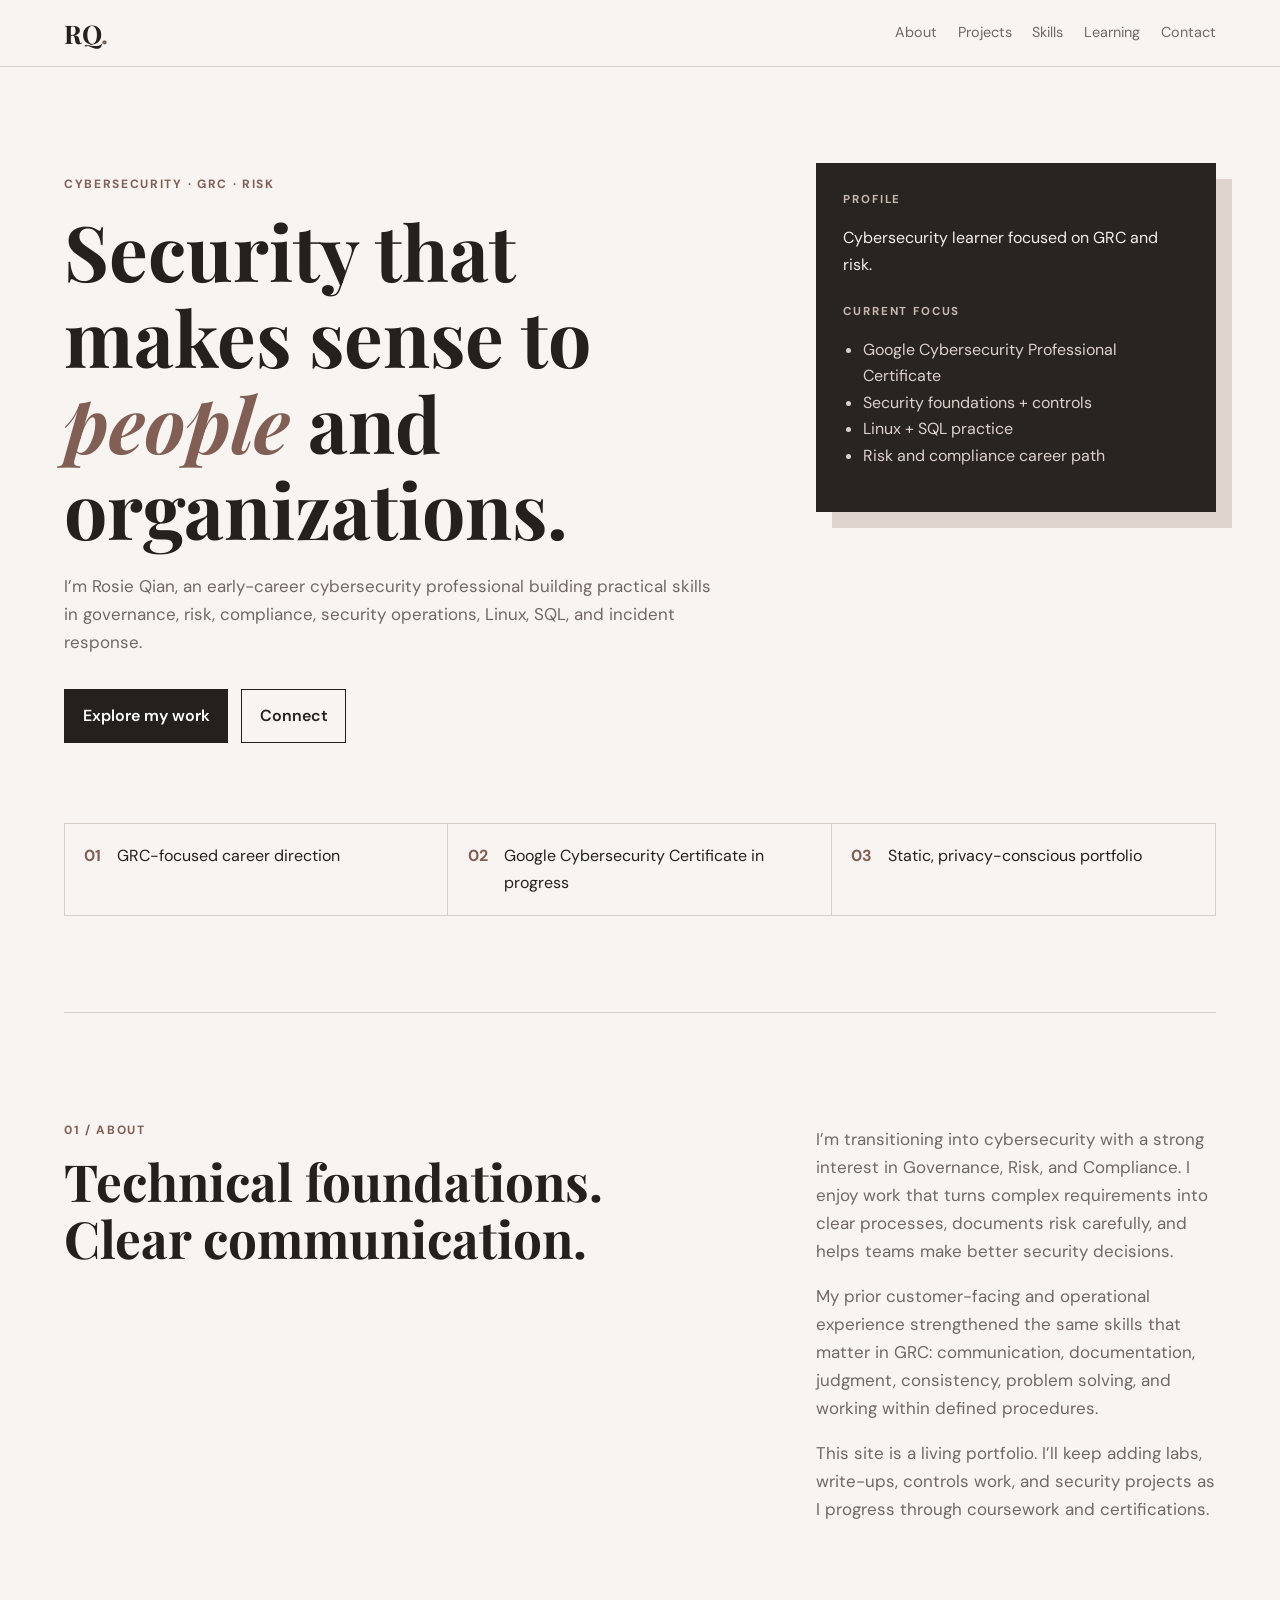
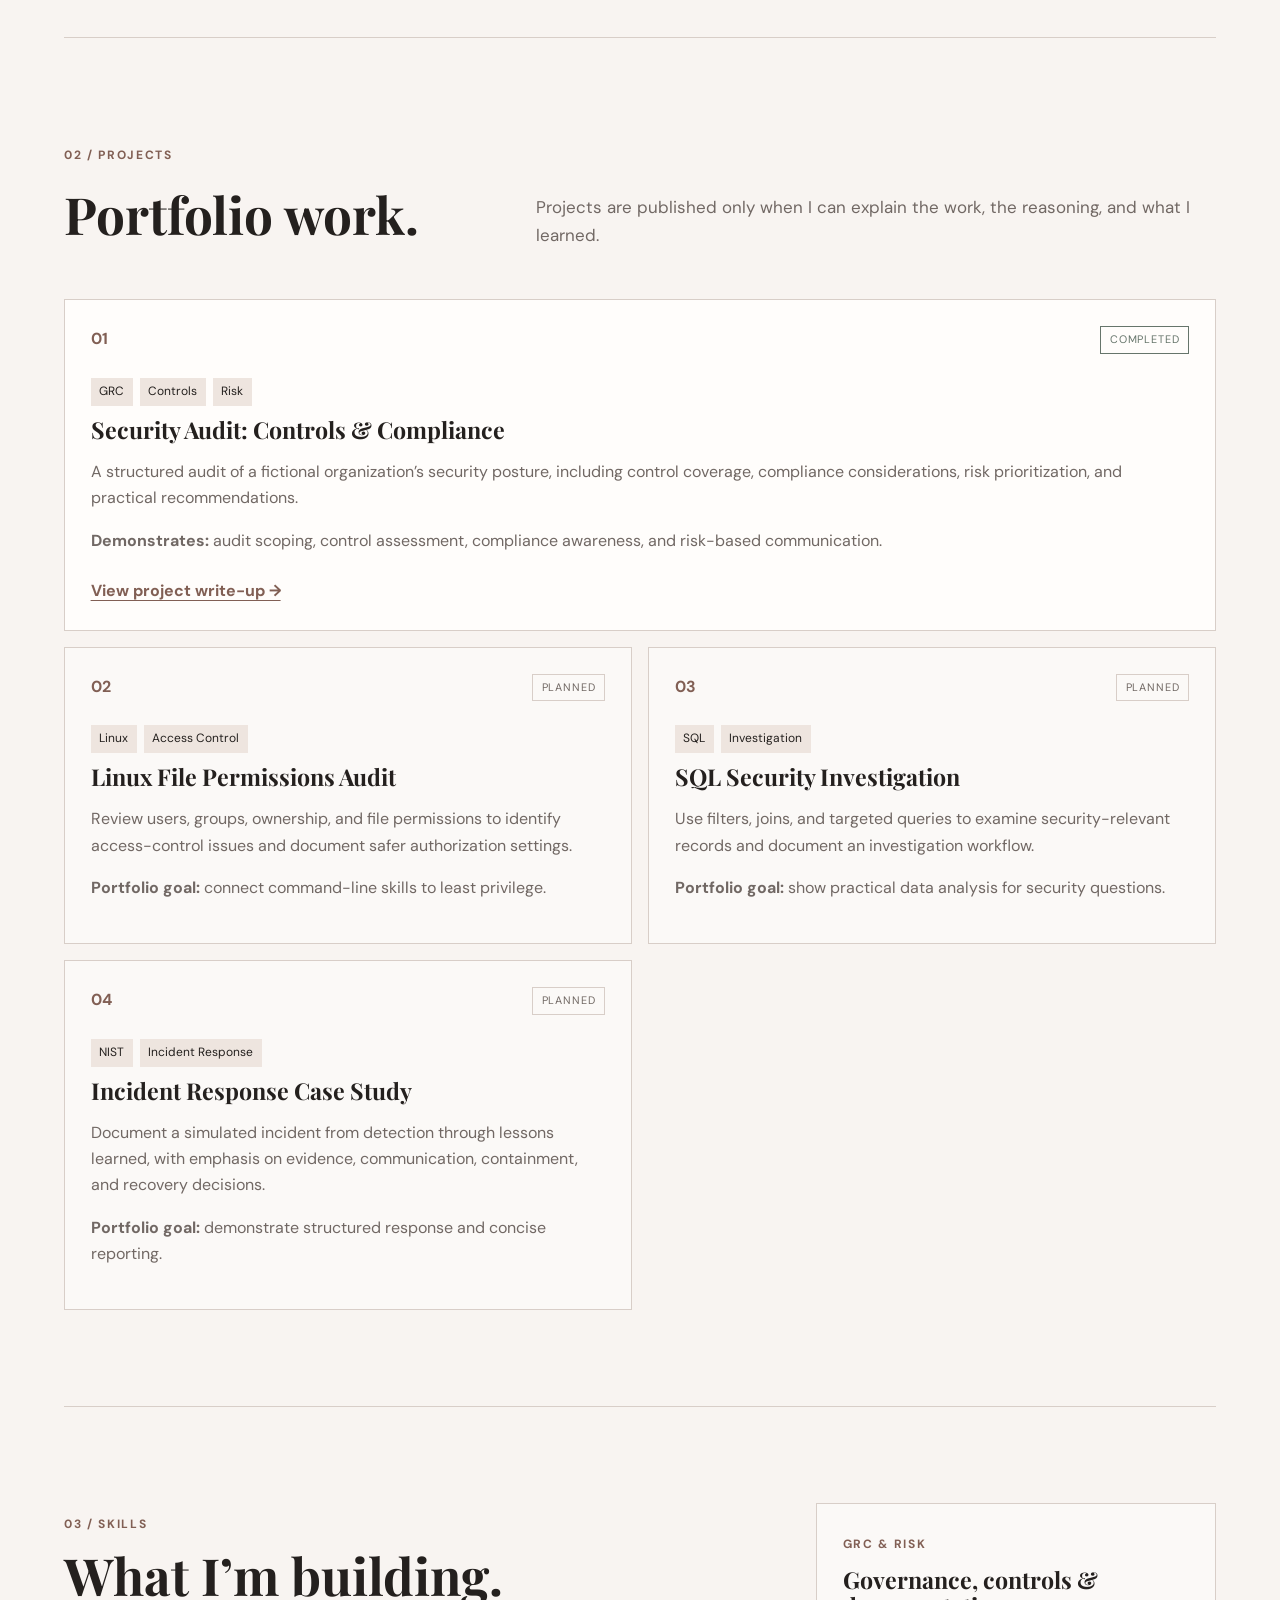
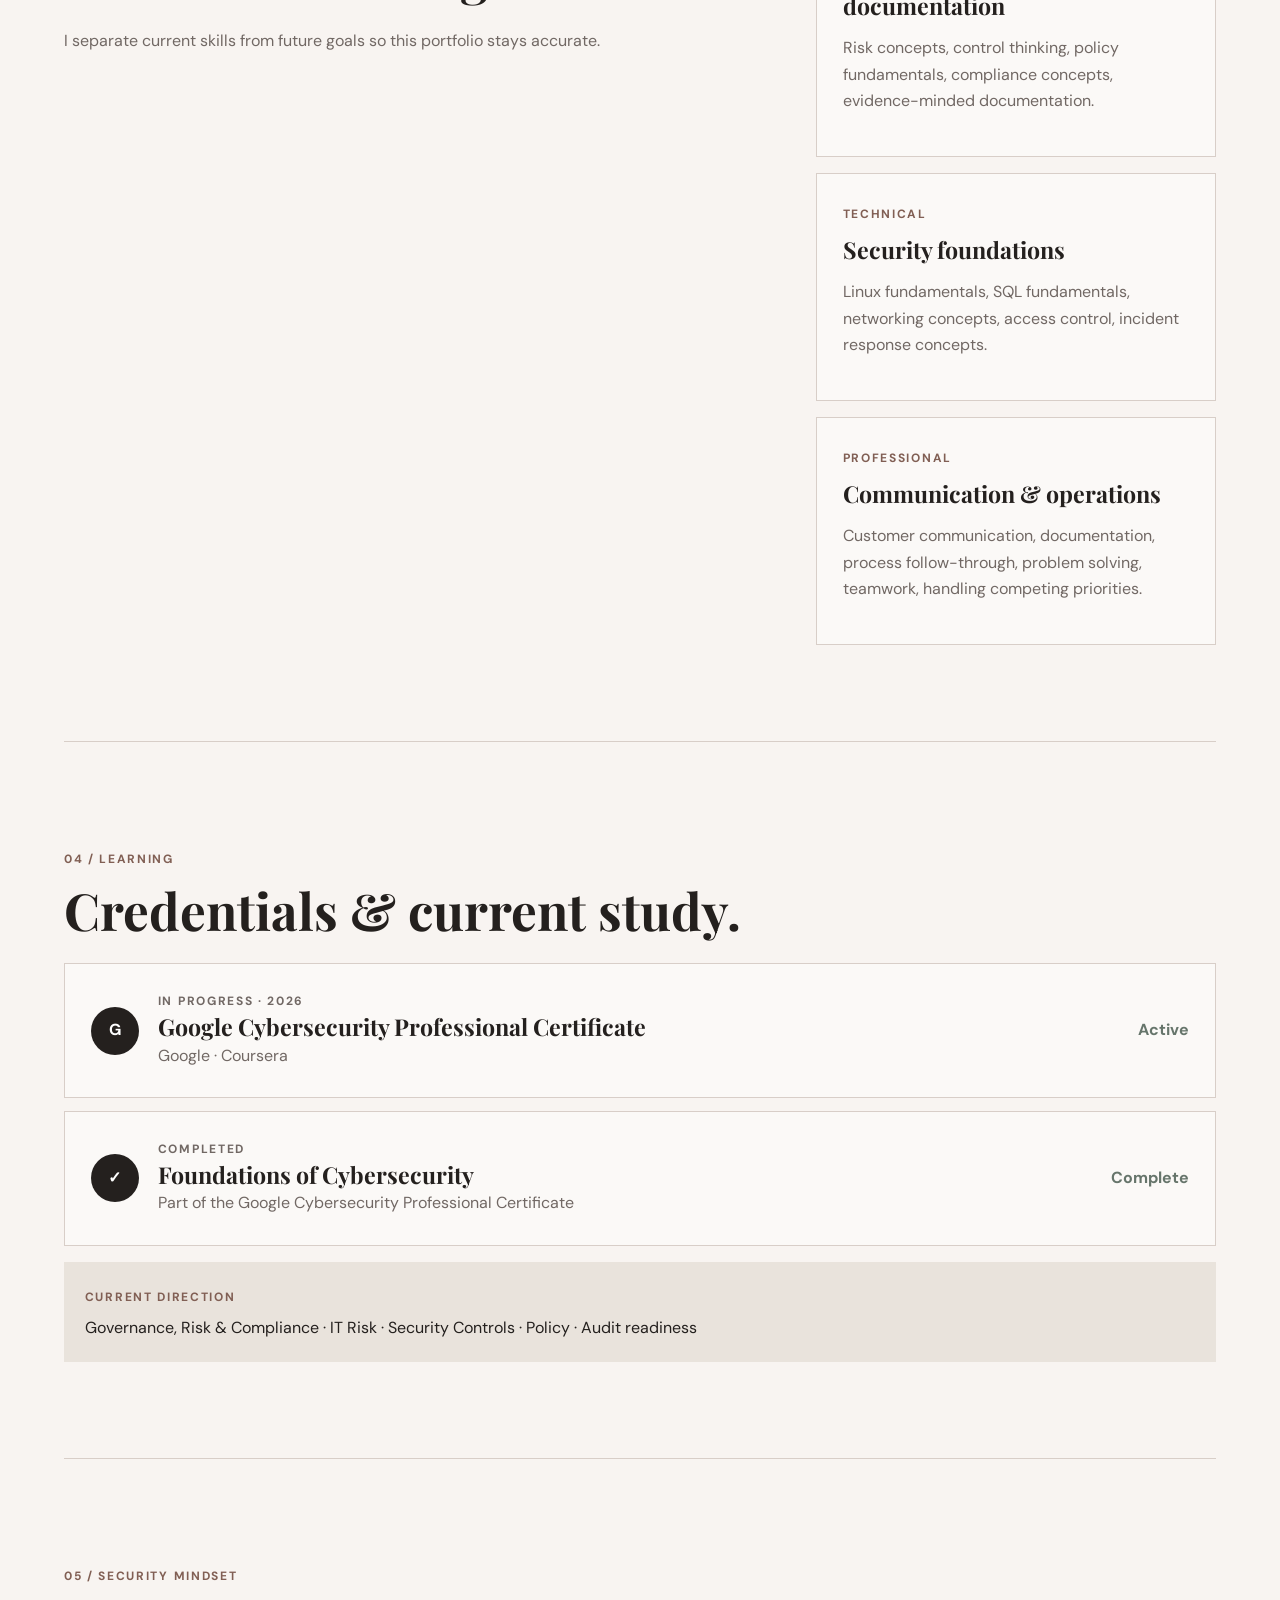
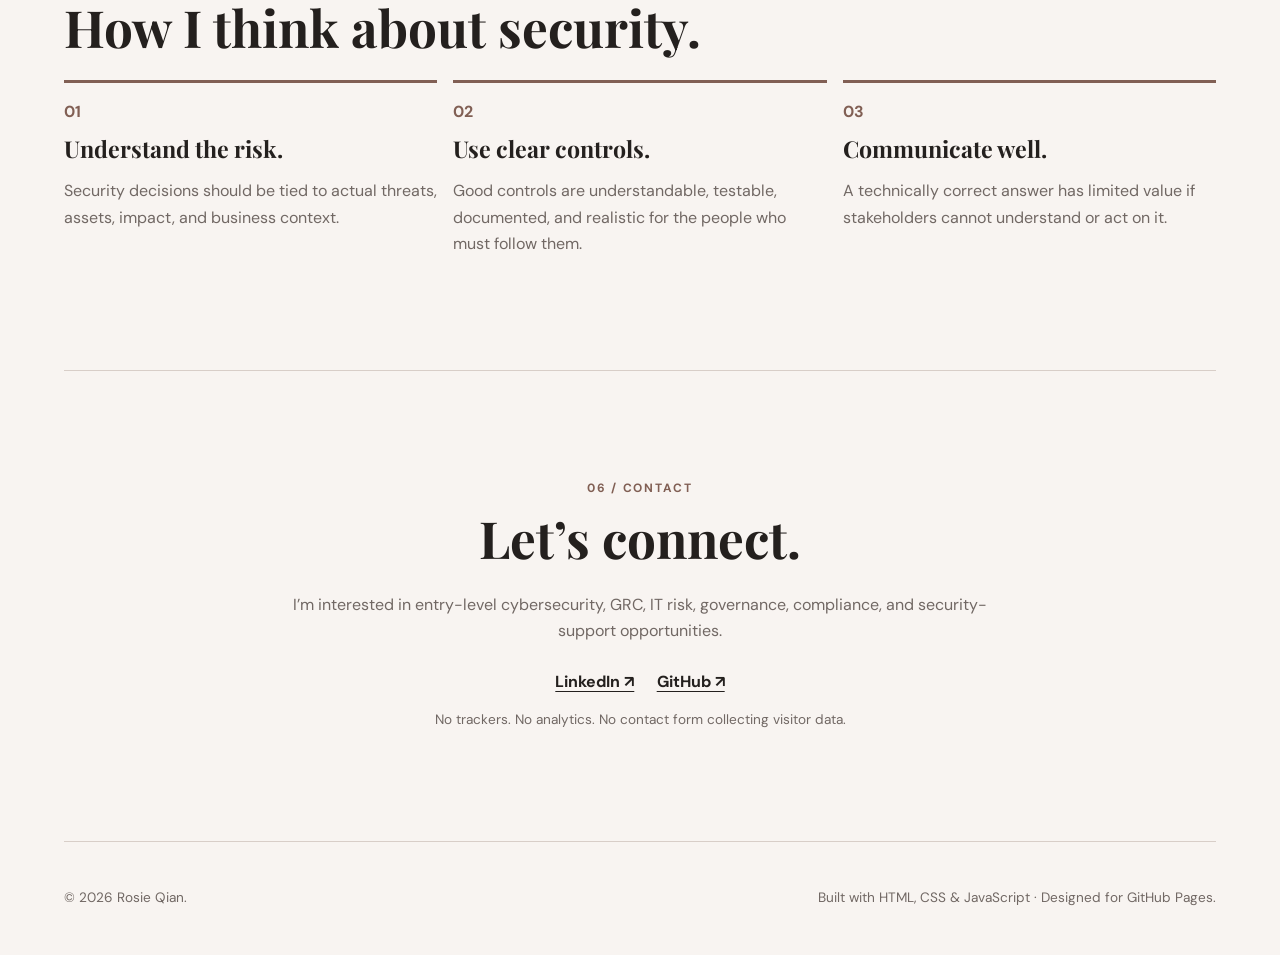
<file: index.html>
<!doctype html>
<html lang="en">
<head>
  <meta charset="utf-8" />
  <meta name="viewport" content="width=device-width, initial-scale=1" />
  <meta name="description" content="Rosie Qian's cybersecurity and GRC portfolio: security foundations, risk, governance, technical labs, and professional growth." />
  <meta name="theme-color" content="#f7f2ef" />
  <meta property="og:title" content="Rosie Qian | Cybersecurity & GRC" />
  <meta property="og:description" content="Cybersecurity and GRC portfolio focused on risk, governance, security fundamentals, and practical labs." />
  <meta property="og:type" content="website" />
  <title>Rosie Qian | Cybersecurity & GRC</title>
  <link rel="icon" href="favicon.svg" type="image/svg+xml" />
  <link rel="preconnect" href="https://fonts.googleapis.com" />
  <link rel="preconnect" href="https://fonts.gstatic.com" crossorigin />
  <link href="https://fonts.googleapis.com/css2?family=DM+Sans:wght@400;500;600;700&family=Playfair+Display:ital,wght@0,600;0,700;1,600&display=swap" rel="stylesheet" />
  <link rel="stylesheet" href="styles.css" />
</head>
<body>
  <a class="skip-link" href="#main">Skip to content</a>

  <header class="site-header" aria-label="Site header">
    <a class="brand" href="#top" aria-label="Rosie Qian home">RQ<span>.</span></a>
    <button class="menu-button" type="button" aria-expanded="false" aria-controls="site-nav">Menu</button>
    <nav id="site-nav" aria-label="Primary navigation">
      <a href="#about">About</a>
      <a href="#projects">Projects</a>
      <a href="#skills">Skills</a>
      <a href="#learning">Learning</a>
      <a href="#contact">Contact</a>
    </nav>
  </header>

  <main id="main">
    <section id="top" class="hero section">
      <div class="hero-grid">
        <div>
          <p class="eyebrow">CYBERSECURITY · GRC · RISK</p>
          <h1>Security that makes sense to <em>people</em> and organizations.</h1>
          <p class="hero-copy">
            I’m Rosie Qian, an early-career cybersecurity professional building practical skills in
            governance, risk, compliance, security operations, Linux, SQL, and incident response.
          </p>
          <div class="hero-actions">
            <a class="button primary" href="#projects">Explore my work</a>
            <a class="button secondary" href="#contact">Connect</a>
          </div>
        </div>

        <aside class="hero-panel" aria-label="Current focus">
          <p class="panel-label">PROFILE</p>
          <p class="terminal-answer">Cybersecurity learner focused on GRC and risk.</p>
          <p class="panel-label">CURRENT FOCUS</p>
          <ul>
            <li>Google Cybersecurity Professional Certificate</li>
            <li>Security foundations + controls</li>
            <li>Linux + SQL practice</li>
            <li>Risk and compliance career path</li>
          </ul>
        </aside>
      </div>

      <div class="quick-facts" aria-label="Portfolio quick facts">
        <div><span>01</span><p>GRC-focused career direction</p></div>
        <div><span>02</span><p>Google Cybersecurity Certificate in progress</p></div>
        <div><span>03</span><p>Static, privacy-conscious portfolio</p></div>
      </div>
    </section>

    <section id="about" class="section section-border split">
      <div>
        <p class="section-label">01 / ABOUT</p>
        <h2>Technical foundations. Clear communication.</h2>
      </div>
      <div class="body-copy">
        <p>
          I’m transitioning into cybersecurity with a strong interest in Governance, Risk, and Compliance.
          I enjoy work that turns complex requirements into clear processes, documents risk carefully,
          and helps teams make better security decisions.
        </p>
        <p>
          My prior customer-facing and operational experience strengthened the same skills that matter in GRC:
          communication, documentation, judgment, consistency, problem solving, and working within defined procedures.
        </p>
        <p>
          This site is a living portfolio. I’ll keep adding labs, write-ups, controls work, and security projects as
          I progress through coursework and certifications.
        </p>
      </div>
    </section>

    <section id="projects" class="section section-border">
      <p class="section-label">02 / PROJECTS</p>
      <div class="section-heading-row">
        <h2>Portfolio work.</h2>
        <p>Projects are published only when I can explain the work, the reasoning, and what I learned.</p>
      </div>

      <div class="project-grid">
        <article class="project-card featured">
          <div class="card-topline">
            <span class="project-number">01</span>
            <span class="status complete">COMPLETED</span>
          </div>
          <div class="project-tags"><span>GRC</span><span>Controls</span><span>Risk</span></div>
          <h3>Security Audit: Controls & Compliance</h3>
          <p>
            A structured audit of a fictional organization’s security posture, including control coverage,
            compliance considerations, risk prioritization, and practical recommendations.
          </p>
          <p class="project-outcome"><strong>Demonstrates:</strong> audit scoping, control assessment, compliance awareness, and risk-based communication.</p>
          <a class="text-link" href="projects/security-audit/">View project write-up →</a>
        </article>

        <article class="project-card">
          <div class="card-topline">
            <span class="project-number">02</span>
            <span class="status planned">PLANNED</span>
          </div>
          <div class="project-tags"><span>Linux</span><span>Access Control</span></div>
          <h3>Linux File Permissions Audit</h3>
          <p>
            Review users, groups, ownership, and file permissions to identify access-control issues and document
            safer authorization settings.
          </p>
          <p class="project-outcome"><strong>Portfolio goal:</strong> connect command-line skills to least privilege.</p>
        </article>

        <article class="project-card">
          <div class="card-topline">
            <span class="project-number">03</span>
            <span class="status planned">PLANNED</span>
          </div>
          <div class="project-tags"><span>SQL</span><span>Investigation</span></div>
          <h3>SQL Security Investigation</h3>
          <p>
            Use filters, joins, and targeted queries to examine security-relevant records and document an
            investigation workflow.
          </p>
          <p class="project-outcome"><strong>Portfolio goal:</strong> show practical data analysis for security questions.</p>
        </article>

        <article class="project-card">
          <div class="card-topline">
            <span class="project-number">04</span>
            <span class="status planned">PLANNED</span>
          </div>
          <div class="project-tags"><span>NIST</span><span>Incident Response</span></div>
          <h3>Incident Response Case Study</h3>
          <p>
            Document a simulated incident from detection through lessons learned, with emphasis on evidence,
            communication, containment, and recovery decisions.
          </p>
          <p class="project-outcome"><strong>Portfolio goal:</strong> demonstrate structured response and concise reporting.</p>
        </article>
      </div>
    </section>

    <section id="skills" class="section section-border split">
      <div>
        <p class="section-label">03 / SKILLS</p>
        <h2>What I’m building.</h2>
        <p class="aside-note">I separate current skills from future goals so this portfolio stays accurate.</p>
      </div>
      <div class="skills-list">
        <div>
          <span class="skill-kicker">GRC & RISK</span>
          <h3>Governance, controls & documentation</h3>
          <p>Risk concepts, control thinking, policy fundamentals, compliance concepts, evidence-minded documentation.</p>
        </div>
        <div>
          <span class="skill-kicker">TECHNICAL</span>
          <h3>Security foundations</h3>
          <p>Linux fundamentals, SQL fundamentals, networking concepts, access control, incident response concepts.</p>
        </div>
        <div>
          <span class="skill-kicker">PROFESSIONAL</span>
          <h3>Communication & operations</h3>
          <p>Customer communication, documentation, process follow-through, problem solving, teamwork, handling competing priorities.</p>
        </div>
      </div>
    </section>

    <section id="learning" class="section section-border">
      <p class="section-label">04 / LEARNING</p>
      <h2>Credentials & current study.</h2>

      <div class="credential-list">
        <article class="credential-card">
          <div class="credential-mark">G</div>
          <div class="credential-copy">
            <p class="credential-type">IN PROGRESS · 2026</p>
            <h3>Google Cybersecurity Professional Certificate</h3>
            <p>Google · Coursera</p>
          </div>
          <span class="credential-state">Active</span>
        </article>

        <article class="credential-card subdued">
          <div class="credential-mark">✓</div>
          <div class="credential-copy">
            <p class="credential-type">COMPLETED</p>
            <h3>Foundations of Cybersecurity</h3>
            <p>Part of the Google Cybersecurity Professional Certificate</p>
          </div>
          <span class="credential-state">Complete</span>
        </article>
      </div>

      <div class="learning-now">
        <span class="learning-label">CURRENT DIRECTION</span>
        <p>Governance, Risk & Compliance · IT Risk · Security Controls · Policy · Audit readiness</p>
      </div>
    </section>

    <section class="section section-border principles">
      <p class="section-label">05 / SECURITY MINDSET</p>
      <h2>How I think about security.</h2>
      <div class="principle-grid">
        <div><span>01</span><h3>Understand the risk.</h3><p>Security decisions should be tied to actual threats, assets, impact, and business context.</p></div>
        <div><span>02</span><h3>Use clear controls.</h3><p>Good controls are understandable, testable, documented, and realistic for the people who must follow them.</p></div>
        <div><span>03</span><h3>Communicate well.</h3><p>A technically correct answer has limited value if stakeholders cannot understand or act on it.</p></div>
      </div>
    </section>

    <section id="contact" class="section section-border contact">
      <p class="section-label">06 / CONTACT</p>
      <h2>Let’s connect.</h2>
      <p class="contact-copy">
        I’m interested in entry-level cybersecurity, GRC, IT risk, governance, compliance, and security-support opportunities.
      </p>
      <div class="contact-links">
        <a href="https://www.linkedin.com/in/xiao-qian-079417305/" target="_blank" rel="noopener noreferrer">LinkedIn ↗</a>
        <a href="https://github.com/rosieqian" target="_blank" rel="noopener noreferrer">GitHub ↗</a>
      </div>
      <p class="privacy-note">No trackers. No analytics. No contact form collecting visitor data.</p>
    </section>
  </main>

  <footer>
    <p>© <span id="year"></span> Rosie Qian.</p>
    <p>Built with HTML, CSS & JavaScript · Designed for GitHub Pages.</p>
  </footer>

  <script src="script.js"></script>
</body>
</html>
</file>
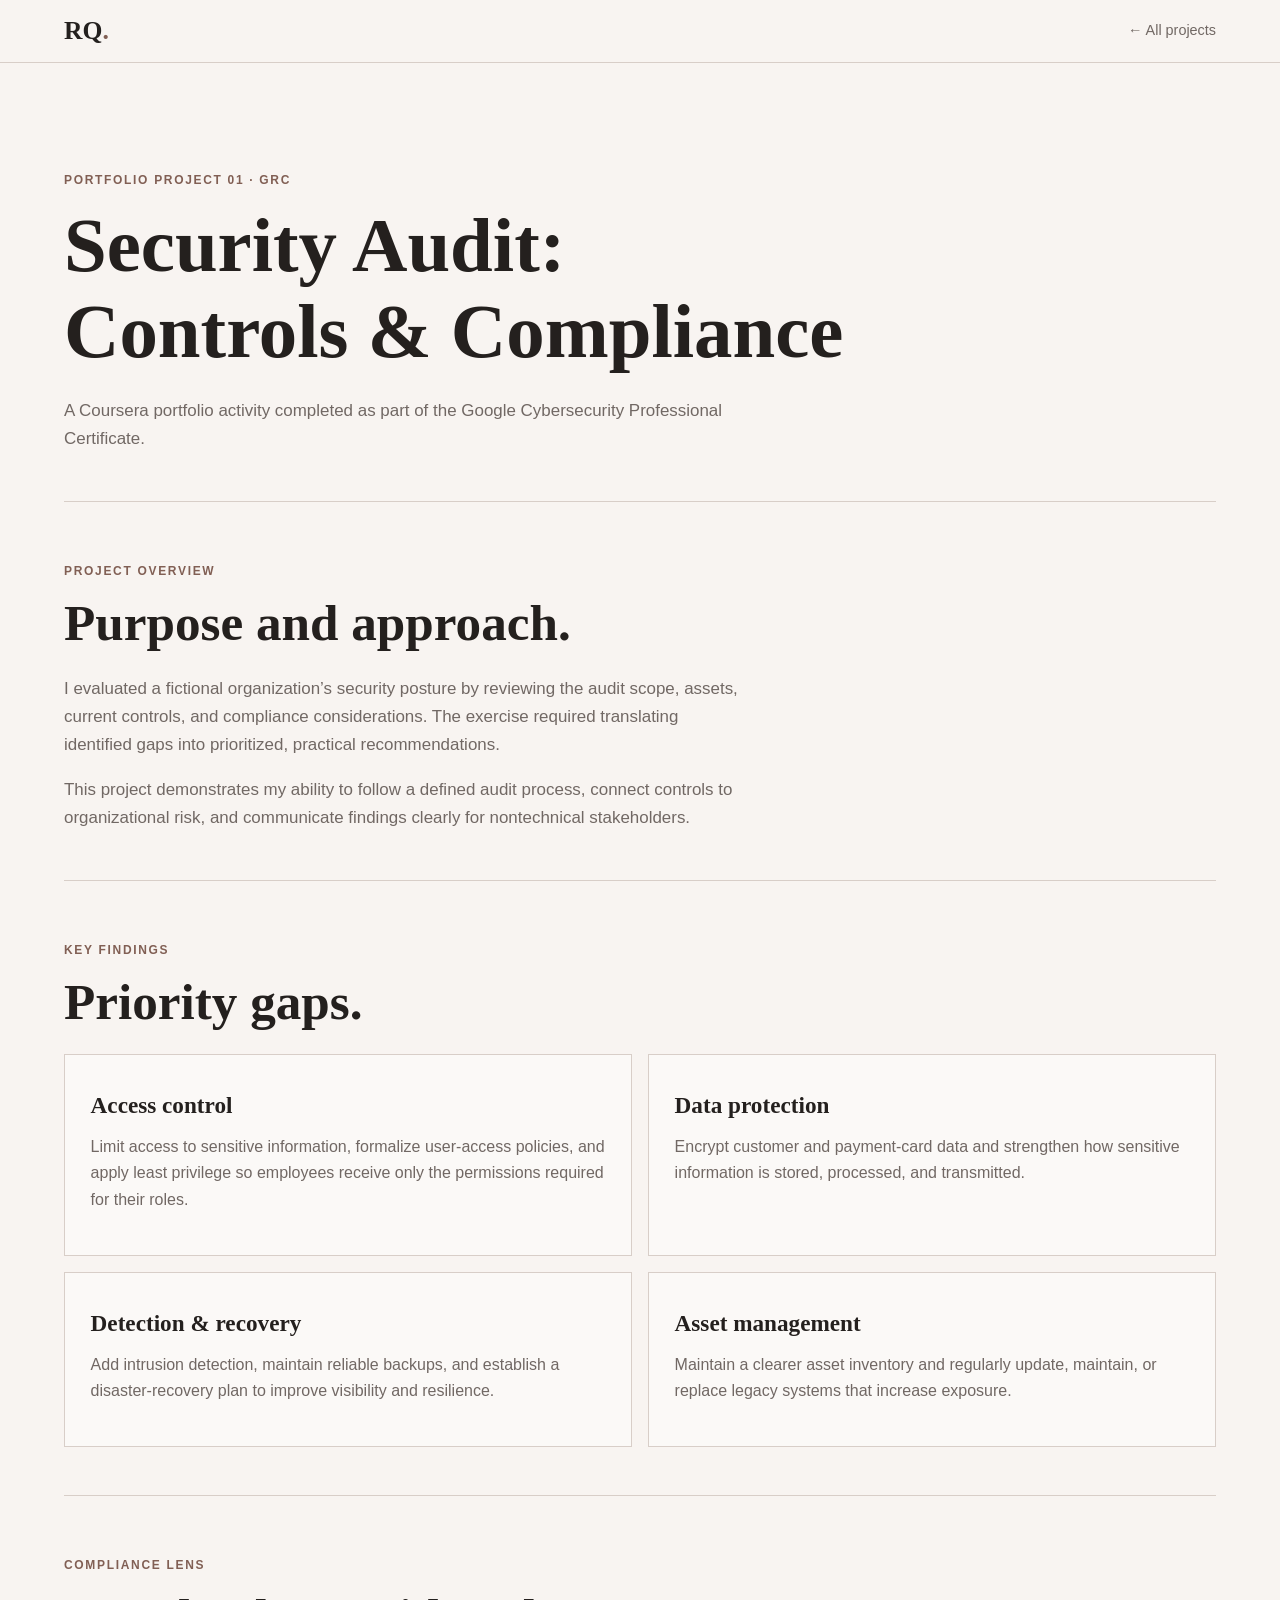
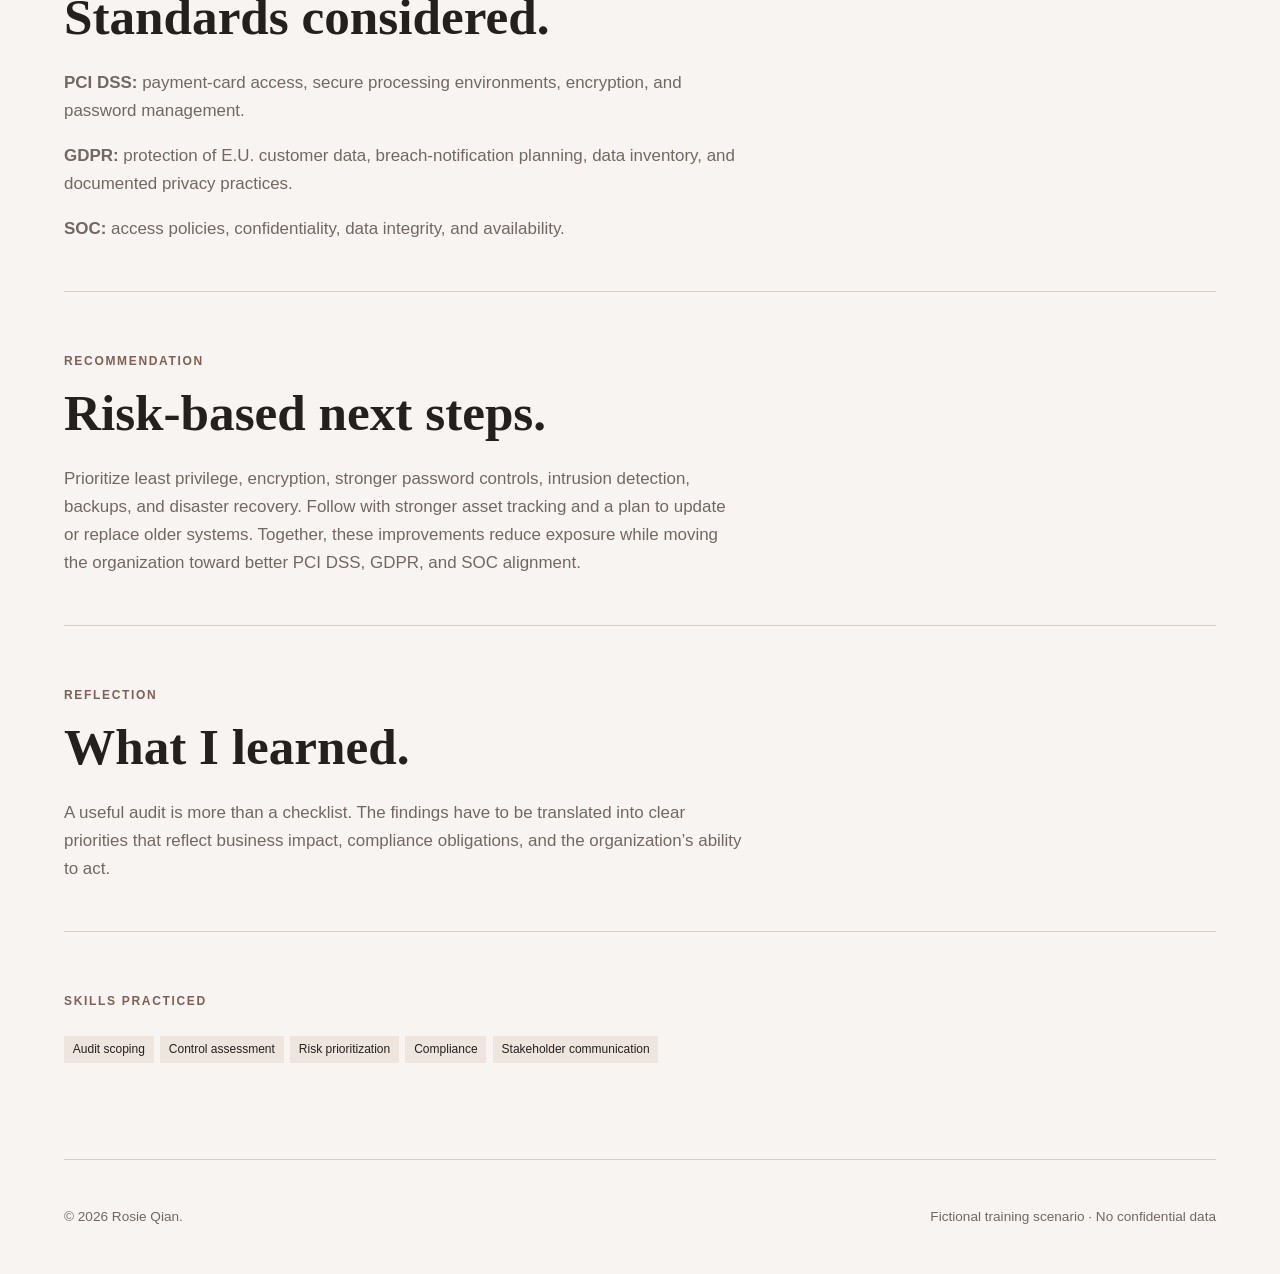
<file: projects/security-audit/index.html>
<!doctype html>
<html lang="en">
<head>
  <meta charset="utf-8" />
  <meta name="viewport" content="width=device-width, initial-scale=1" />
  <meta name="description" content="Rosie Qian's security audit portfolio project." />
  <title>Security Audit | Rosie Qian</title>
  <link rel="stylesheet" href="../../styles.css" />
</head>
<body>
  <header class="site-header"><a class="brand" href="../../">RQ<span>.</span></a><nav style="display:flex"><a href="../../#projects">← All projects</a></nav></header>
  <main>
    <article class="section">
      <p class="eyebrow">PORTFOLIO PROJECT 01 · GRC</p>
      <h1>Security Audit: Controls & Compliance</h1>
      <p class="hero-copy">A Coursera portfolio activity completed as part of the Google Cybersecurity Professional Certificate.</p>
      <section class="section-border" style="margin-top:3rem;padding-top:3rem">
        <p class="section-label">PROJECT OVERVIEW</p>
        <h2>Purpose and approach.</h2>
        <div class="body-copy">
          <p>I evaluated a fictional organization’s security posture by reviewing the audit scope, assets, current controls, and compliance considerations. The exercise required translating identified gaps into prioritized, practical recommendations.</p>
          <p>This project demonstrates my ability to follow a defined audit process, connect controls to organizational risk, and communicate findings clearly for nontechnical stakeholders.</p>
        </div>
      </section>
      <section class="section-border" style="margin-top:3rem;padding-top:3rem">
        <p class="section-label">KEY FINDINGS</p>
        <h2>Priority gaps.</h2>
        <div class="project-grid">
          <div class="project-card"><h3>Access control</h3><p>Limit access to sensitive information, formalize user-access policies, and apply least privilege so employees receive only the permissions required for their roles.</p></div>
          <div class="project-card"><h3>Data protection</h3><p>Encrypt customer and payment-card data and strengthen how sensitive information is stored, processed, and transmitted.</p></div>
          <div class="project-card"><h3>Detection & recovery</h3><p>Add intrusion detection, maintain reliable backups, and establish a disaster-recovery plan to improve visibility and resilience.</p></div>
          <div class="project-card"><h3>Asset management</h3><p>Maintain a clearer asset inventory and regularly update, maintain, or replace legacy systems that increase exposure.</p></div>
        </div>
      </section>
      <section class="section-border" style="margin-top:3rem;padding-top:3rem">
        <p class="section-label">COMPLIANCE LENS</p>
        <h2>Standards considered.</h2>
        <div class="body-copy">
          <p><strong>PCI DSS:</strong> payment-card access, secure processing environments, encryption, and password management.</p>
          <p><strong>GDPR:</strong> protection of E.U. customer data, breach-notification planning, data inventory, and documented privacy practices.</p>
          <p><strong>SOC:</strong> access policies, confidentiality, data integrity, and availability.</p>
        </div>
      </section>
      <section class="section-border" style="margin-top:3rem;padding-top:3rem">
        <p class="section-label">RECOMMENDATION</p>
        <h2>Risk-based next steps.</h2>
        <p class="body-copy">Prioritize least privilege, encryption, stronger password controls, intrusion detection, backups, and disaster recovery. Follow with stronger asset tracking and a plan to update or replace older systems. Together, these improvements reduce exposure while moving the organization toward better PCI DSS, GDPR, and SOC alignment.</p>
      </section>
      <section class="section-border" style="margin-top:3rem;padding-top:3rem">
        <p class="section-label">REFLECTION</p>
        <h2>What I learned.</h2>
        <p class="body-copy">A useful audit is more than a checklist. The findings have to be translated into clear priorities that reflect business impact, compliance obligations, and the organization’s ability to act.</p>
      </section>
      <section class="section-border" style="margin-top:3rem;padding-top:3rem">
        <p class="section-label">SKILLS PRACTICED</p>
        <div class="project-tags"><span>Audit scoping</span><span>Control assessment</span><span>Risk prioritization</span><span>Compliance</span><span>Stakeholder communication</span></div>
      </section>
    </article>
  </main>
  <footer><p>© <span id="year"></span> Rosie Qian.</p><p>Fictional training scenario · No confidential data</p></footer>
  <script src="../../script.js"></script>
</body>
</html>
</file>
<file: styles.css>
:root {
  --paper: #f8f4f1;
  --ink: #24201e;
  --muted: #716864;
  --line: #d8cec8;
  --accent: #815f54;
  --cream: #fffdfb;
  --sage: #66756b;
  --max: 1160px;
}

* { box-sizing: border-box; }
html { scroll-behavior: smooth; }
body { margin: 0; background: var(--paper); color: var(--ink); font-family: "DM Sans", sans-serif; line-height: 1.65; }
a { color: inherit; }
.skip-link { position: absolute; left: -9999px; }
.skip-link:focus { left: 1rem; top: 1rem; z-index: 99; background: var(--ink); color: white; padding: .7rem 1rem; }
.site-header { position: sticky; top: 0; z-index: 10; display: flex; align-items: center; justify-content: space-between; padding: 1rem max(5vw, calc((100vw - var(--max))/2)); background: rgba(248,244,241,.94); border-bottom: 1px solid var(--line); backdrop-filter: blur(10px); }
.brand { text-decoration: none; font: 700 1.6rem "Playfair Display", serif; }
.brand span { color: var(--accent); }
nav { display: flex; gap: 1.3rem; }
nav a { color: var(--muted); font-size: .9rem; text-decoration: none; }
nav a:hover, nav a:focus { color: var(--ink); }
.menu-button { display: none; border: 1px solid var(--line); background: transparent; padding: .5rem .8rem; }
.section { width: min(var(--max), 90vw); margin: auto; padding: 6rem 0; }
.section-border { border-top: 1px solid var(--line); }
.hero { min-height: 82vh; display: grid; align-content: center; }
.hero-grid, .split { display: grid; grid-template-columns: 1.3fr .8fr; gap: clamp(3rem, 8vw, 8rem); align-items: start; }
.eyebrow, .section-label, .skill-kicker, .credential-type, .learning-label { letter-spacing: .14em; text-transform: uppercase; font-size: .75rem; font-weight: 700; color: var(--accent); }
h1, h2, h3 { font-family: "Playfair Display", serif; line-height: 1.12; }
h1 { max-width: 780px; margin: .7rem 0 1.4rem; font-size: clamp(3rem, 6vw, 6rem); }
h1 em { color: var(--accent); }
h2 { margin: .5rem 0 1.5rem; font-size: clamp(2.2rem, 4vw, 4rem); }
h3 { margin: .7rem 0; font-size: 1.45rem; }
.hero-copy, .body-copy, .section-heading-row > p { color: var(--muted); max-width: 680px; font-size: 1.06rem; }
.hero-actions { display: flex; gap: .8rem; margin-top: 2rem; }
.button { display: inline-block; padding: .8rem 1.1rem; border: 1px solid var(--ink); text-decoration: none; font-weight: 600; }
.button.primary { background: var(--ink); color: white; }
.button.secondary:hover { background: var(--cream); }
.hero-panel { padding: 1.7rem; background: #282422; color: #f6eee8; box-shadow: 16px 16px 0 #dfd4ce; }
.panel-label { margin: 1.5rem 0 .25rem; color: #cab7ae; font-size: .72rem; font-weight: 700; letter-spacing: .16em; }
.panel-label:first-child { margin-top: 0; }
.hero-panel ul { padding-left: 1.2rem; color: #ddd0ca; }
.quick-facts { display: grid; grid-template-columns: repeat(3, 1fr); margin-top: 5rem; border: 1px solid var(--line); }
.quick-facts div { display: flex; gap: 1rem; padding: 1.2rem; border-right: 1px solid var(--line); }
.quick-facts div:last-child { border: 0; }
.quick-facts span, .project-number, .principle-grid span { color: var(--accent); font-weight: 700; }
.quick-facts p { margin: 0; }
.section-heading-row { display: flex; justify-content: space-between; gap: 2rem; align-items: end; margin-bottom: 2rem; }
.project-grid { display: grid; grid-template-columns: repeat(2, 1fr); gap: 1rem; }
.project-card, .credential-card, .skills-list > div { border: 1px solid var(--line); background: rgba(255,255,255,.38); padding: 1.6rem; }
.project-card.featured { grid-column: span 2; background: var(--cream); }
.card-topline { display: flex; justify-content: space-between; }
.status { padding: .25rem .55rem; font-size: .68rem; letter-spacing: .08em; border: 1px solid var(--line); }
.status.complete { color: var(--sage); border-color: var(--sage); }
.status.planned { color: var(--muted); }
.project-tags { display: flex; flex-wrap: wrap; gap: .4rem; margin-top: 1.5rem; }
.project-tags span { background: #eee5df; padding: .25rem .55rem; font-size: .75rem; }
.project-card p, .skills-list p, .credential-card p, .principle-grid p { color: var(--muted); }
.text-link { display: inline-block; margin-top: .5rem; color: var(--accent); font-weight: 700; text-decoration-thickness: 1px; text-underline-offset: 4px; }
.skills-list { display: grid; gap: 1rem; }
.aside-note { color: var(--muted); }
.credential-list { display: grid; gap: .8rem; }
.credential-card { display: grid; grid-template-columns: auto 1fr auto; gap: 1.2rem; align-items: center; }
.credential-mark { width: 3rem; height: 3rem; display: grid; place-items: center; border-radius: 50%; background: var(--ink); color: white; font-weight: 700; }
.credential-copy p, .credential-copy h3 { margin: .15rem 0; }
.credential-state { color: var(--sage); font-weight: 700; }
.learning-now { margin-top: 1rem; padding: 1.3rem; background: #e9e3dc; }
.learning-now p { margin: .35rem 0 0; }
.principle-grid { display: grid; grid-template-columns: repeat(3, 1fr); gap: 1rem; }
.principle-grid div { padding-top: 1rem; border-top: 3px solid var(--accent); }
.contact { text-align: center; }
.contact-copy { margin: 0 auto 1.5rem; max-width: 700px; color: var(--muted); }
.contact-links { display: flex; justify-content: center; gap: 1.4rem; flex-wrap: wrap; }
.contact-links a { font-weight: 700; text-underline-offset: 4px; }
.privacy-note { color: var(--muted); font-size: .85rem; }
footer { width: min(var(--max), 90vw); margin: auto; padding: 2rem 0; display: flex; justify-content: space-between; border-top: 1px solid var(--line); color: var(--muted); font-size: .85rem; }
@media (max-width: 760px) {
  .section { padding: 4rem 0; }
  .hero-grid, .split, .project-grid, .principle-grid { grid-template-columns: 1fr; }
  .project-card.featured { grid-column: auto; }
  .quick-facts { grid-template-columns: 1fr; }
  .quick-facts div { border-right: 0; border-bottom: 1px solid var(--line); }
  .menu-button { display: block; }
  nav { display: none; position: absolute; top: 100%; left: 0; right: 0; padding: 1rem 5vw; flex-direction: column; background: var(--paper); border-bottom: 1px solid var(--line); }
  nav.open { display: flex; }
  .section-heading-row, footer { align-items: start; flex-direction: column; }
  h1 { font-size: clamp(2.7rem, 14vw, 4rem); }
}
</file>
